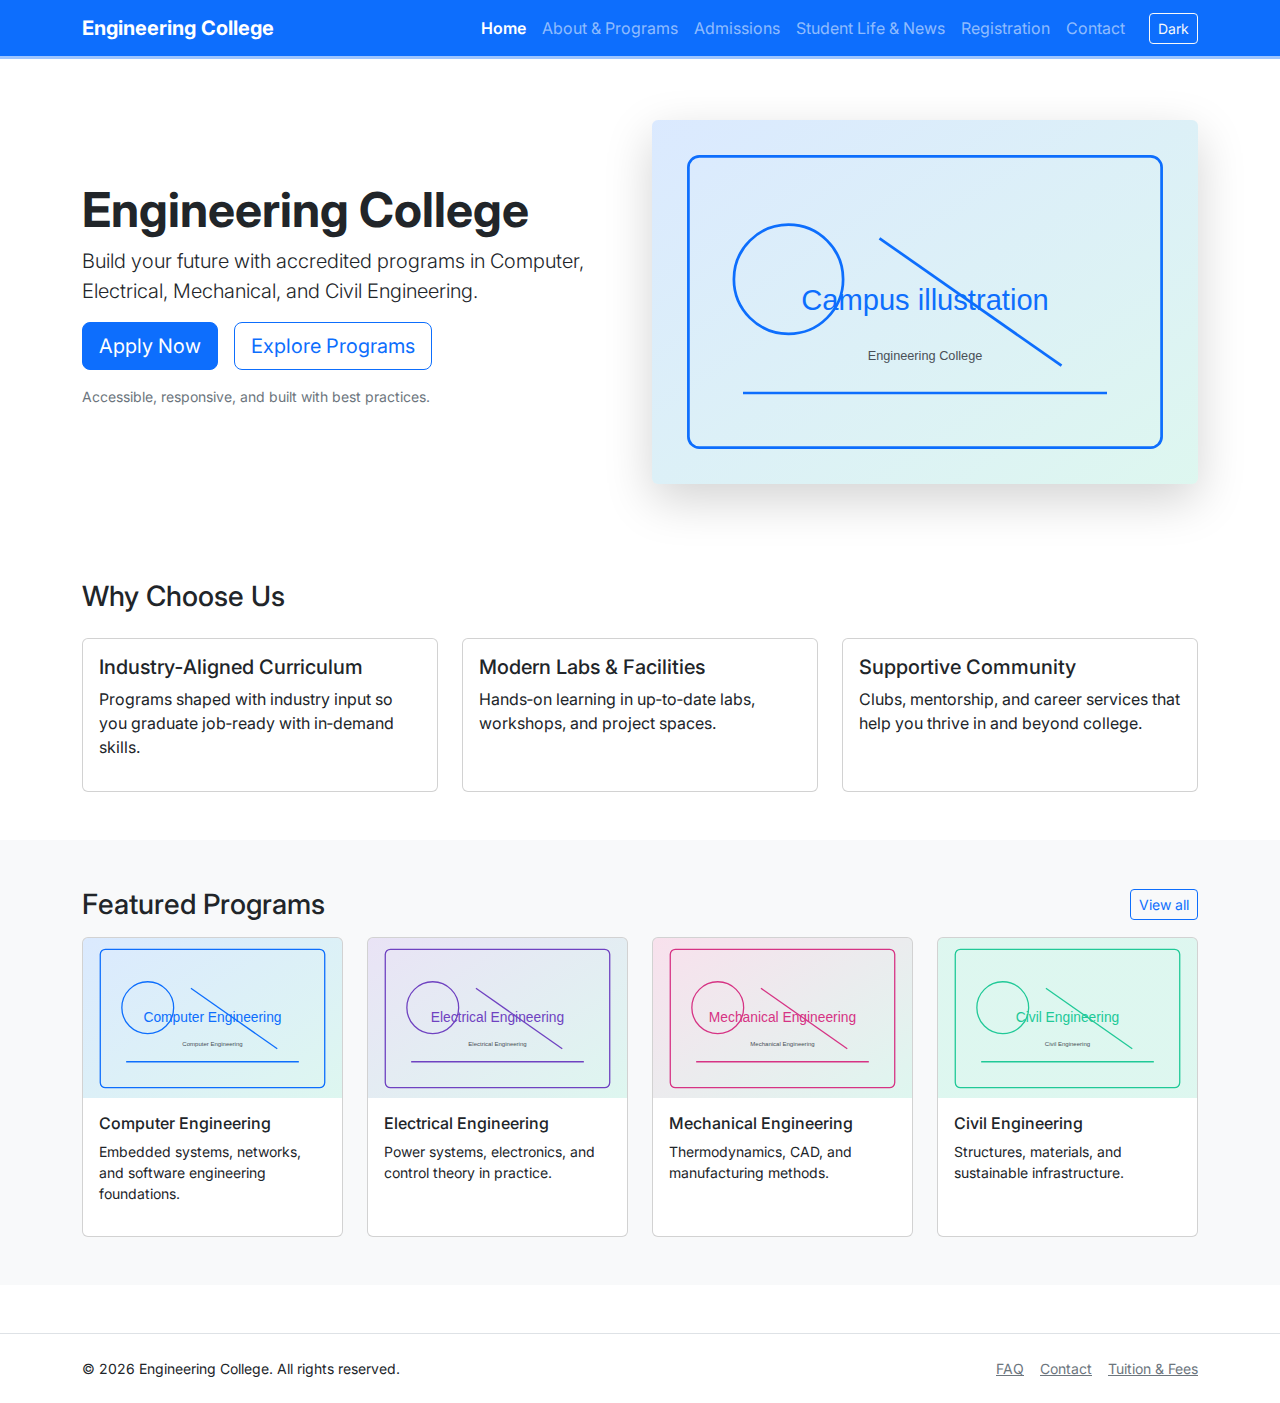
<file: index.html>
<!doctype html>
<html lang="en" data-bs-theme="light">
  <head>
    <meta charset="utf-8">
    <meta name="viewport" content="width=device-width, initial-scale=1">
    <meta name="description" content="Engineering College — official brochure website. Programs, admissions, student life, and contact information.">
    <title>Engineering College</title>
    <link href="https://cdn.jsdelivr.net/npm/bootstrap@5.3.3/dist/css/bootstrap.min.css" rel="stylesheet">
    <link href="assets/css/styles.css" rel="stylesheet">
    <link rel="preconnect" href="https://fonts.googleapis.com">
    <link rel="preconnect" href="https://fonts.gstatic.com" crossorigin>
    <link href="https://fonts.googleapis.com/css2?family=Inter:wght@400;600;700&display=swap" rel="stylesheet">
  </head>
  <body>
    <a class="visually-hidden-focusable skip-link" href="#main">Skip to main content</a>
<nav id="topNav" class="navbar navbar-expand-lg navbar-dark bg-primary fixed-top border-bottom border-3 border-primary-subtle">
  <div class="container">
    <a class="navbar-brand fw-bold" href="index.html">Engineering College</a>
    <button class="navbar-toggler" type="button" data-bs-toggle="collapse" data-bs-target="#navContent" aria-controls="navContent" aria-expanded="false" aria-label="Toggle navigation">
      <span class="navbar-toggler-icon"></span>
    </button>
    <div class="collapse navbar-collapse" id="navContent">
      <ul class="navbar-nav ms-auto mb-2 mb-lg-0">
        <li class="nav-item"><a class="nav-link" href="index.html">Home</a></li>
        <li class="nav-item"><a class="nav-link" href="about-programs.html">About & Programs</a></li>
        <li class="nav-item"><a class="nav-link" href="admissions.html">Admissions</a></li>
        <li class="nav-item"><a class="nav-link" href="student-life.html">Student Life & News</a></li>
        <li class="nav-item"><a class="nav-link" href="register.html">Registration</a></li>
        <li class="nav-item"><a class="nav-link" href="contact.html">Contact</a></li>
      </ul>
      <div class="d-flex ms-lg-3">
        <button id="themeToggle" class="btn btn-outline-light btn-sm" type="button" aria-pressed="false" aria-label="Toggle dark mode">Theme</button>
      </div>
    </div>
  </div>
</nav>
<div class="spacer-nav"></div>
    <main id="main">
      <section class="hero py-5 py-lg-6 bg-gradient">
        <div class="container">
          <div class="row align-items-center g-4">
            <div class="col-lg-6">
              <h1 class="display-5 fw-bold">Engineering College</h1>
              <p class="lead">Build your future with accredited programs in Computer, Electrical, Mechanical, and Civil Engineering.</p>
              <div class="d-flex gap-3">
                <a class="btn btn-primary btn-lg" href="register.html">Apply Now</a>
                <a class="btn btn-outline-primary btn-lg" href="about-programs.html">Explore Programs</a>
              </div>
              <p class="mt-3 text-secondary small">Accessible, responsive, and built with best practices.</p>
            </div>
            <div class="col-lg-6">
              <img class="img-fluid rounded shadow-lg" src="assets/img/hero-campus.svg" alt="Illustration of an engineering campus">
            </div>
          </div>
        </div>
      </section>

      <section class="py-5">
        <div class="container">
          <h2 class="h3 mb-4">Why Choose Us</h2>
          <div class="row g-4 row-cols-1 row-cols-md-3">
            <div class="col">
              <div class="card h-100">
                <div class="card-body">
                  <h3 class="h5">Industry‑Aligned Curriculum</h3>
                  <p>Programs shaped with industry input so you graduate job‑ready with in‑demand skills.</p>
                </div>
              </div>
            </div>
            <div class="col">
              <div class="card h-100">
                <div class="card-body">
                  <h3 class="h5">Modern Labs & Facilities</h3>
                  <p>Hands‑on learning in up‑to‑date labs, workshops, and project spaces.</p>
                </div>
              </div>
            </div>
            <div class="col">
              <div class="card h-100">
                <div class="card-body">
                  <h3 class="h5">Supportive Community</h3>
                  <p>Clubs, mentorship, and career services that help you thrive in and beyond college.</p>
                </div>
              </div>
            </div>
          </div>
        </div>
      </section>

      <section class="py-5 bg-body-tertiary">
        <div class="container">
          <div class="d-flex justify-content-between align-items-center mb-3">
            <h2 class="h3 mb-0">Featured Programs</h2>
            <a class="btn btn-outline-primary btn-sm" href="about-programs.html">View all</a>
          </div>
          <div class="row g-4 row-cols-1 row-cols-md-2 row-cols-lg-4">
            <div class="col">
              <div class="card h-100">
                <img class="card-img-top" src="assets/img/program-cs.svg" alt="Computer Engineering illustration">
                <div class="card-body">
                  <h3 class="h6">Computer Engineering</h3>
                  <p class="small">Embedded systems, networks, and software engineering foundations.</p>
                </div>
              </div>
            </div>
            <div class="col">
              <div class="card h-100">
                <img class="card-img-top" src="assets/img/program-ee.svg" alt="Electrical Engineering illustration">
                <div class="card-body">
                  <h3 class="h6">Electrical Engineering</h3>
                  <p class="small">Power systems, electronics, and control theory in practice.</p>
                </div>
              </div>
            </div>
            <div class="col">
              <div class="card h-100">
                <img class="card-img-top" src="assets/img/program-me.svg" alt="Mechanical Engineering illustration">
                <div class="card-body">
                  <h3 class="h6">Mechanical Engineering</h3>
                  <p class="small">Thermodynamics, CAD, and manufacturing methods.</p>
                </div>
              </div>
            </div>
            <div class="col">
              <div class="card h-100">
                <img class="card-img-top" src="assets/img/program-ce.svg" alt="Civil Engineering illustration">
                <div class="card-body">
                  <h3 class="h6">Civil Engineering</h3>
                  <p class="small">Structures, materials, and sustainable infrastructure.</p>
                </div>
              </div>
            </div>
          </div>
        </div>
      </section>
    </main>
<button id="backToTop" class="btn btn-primary position-fixed" style="right:1rem;bottom:1rem;display:none;" aria-label="Back to top">↑</button>

    <footer class="border-top mt-5 py-4">
      <div class="container small d-flex flex-column flex-md-row justify-content-between gap-3">
        <div>&copy; <span id="year"></span> Engineering College. All rights reserved.</div>
        <div class="d-flex gap-3">
          <a class="link-secondary" href="about-programs.html#faq">FAQ</a>
          <a class="link-secondary" href="contact.html">Contact</a>
          <a class="link-secondary" href="admissions.html#tuition">Tuition & Fees</a>
        </div>
      </div>
    </footer>

    <script src="https://cdn.jsdelivr.net/npm/bootstrap@5.3.3/dist/js/bootstrap.bundle.min.js"></script>
    <script src="assets/js/main.js"></script>
    <script src="assets/js/interactions.js"></script>
    <script src="assets/js/forms.js"></script>
  
    
  </body>
</html>
</file>
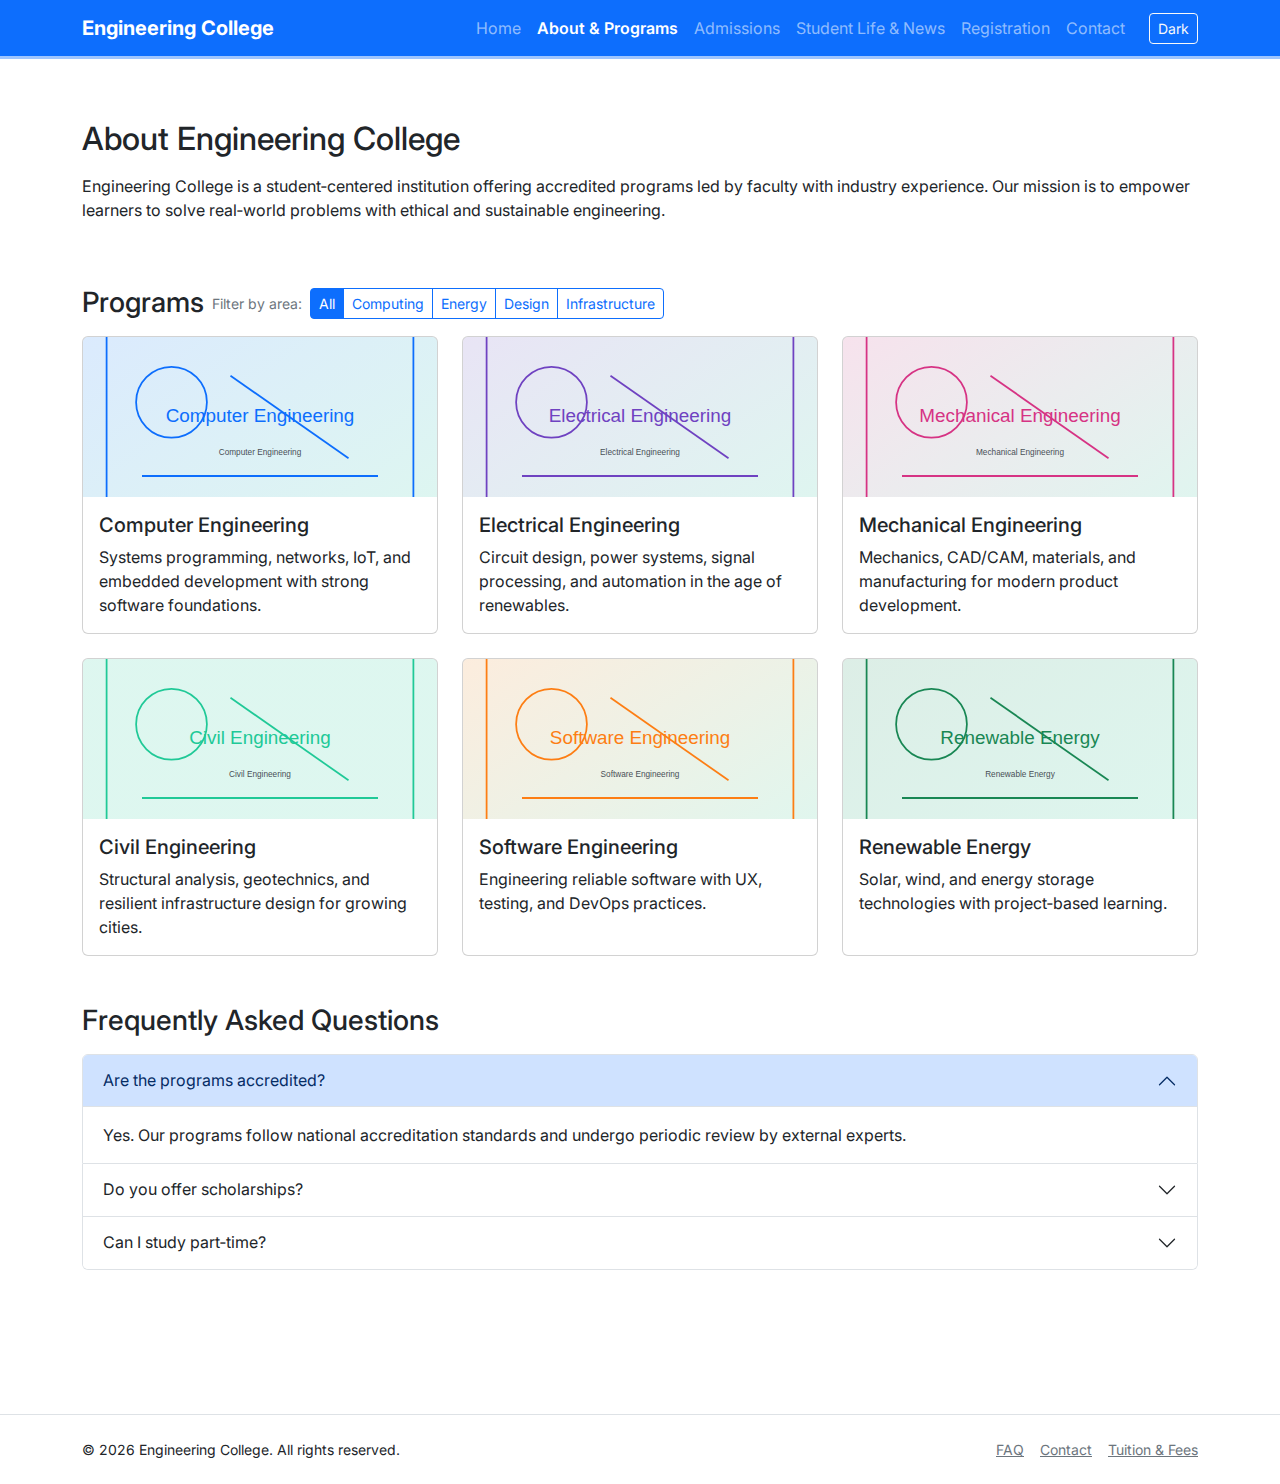
<file: about-programs.html>
<!doctype html>
<html lang="en" data-bs-theme="light">
  <head>
    <meta charset="utf-8">
    <meta name="viewport" content="width=device-width, initial-scale=1">
    <meta name="description" content="Engineering College — official brochure website. Programs, admissions, student life, and contact information.">
    <title>Engineering College</title>
    <link href="https://cdn.jsdelivr.net/npm/bootstrap@5.3.3/dist/css/bootstrap.min.css" rel="stylesheet">
    <link href="assets/css/styles.css" rel="stylesheet">
    <link rel="preconnect" href="https://fonts.googleapis.com">
    <link rel="preconnect" href="https://fonts.gstatic.com" crossorigin>
    <link href="https://fonts.googleapis.com/css2?family=Inter:wght@400;600;700&display=swap" rel="stylesheet">
  </head>
  <body>
    <a class="visually-hidden-focusable skip-link" href="#main">Skip to main content</a>
<nav id="topNav" class="navbar navbar-expand-lg navbar-dark bg-primary fixed-top border-bottom border-3 border-primary-subtle">
  <div class="container">
    <a class="navbar-brand fw-bold" href="index.html">Engineering College</a>
    <button class="navbar-toggler" type="button" data-bs-toggle="collapse" data-bs-target="#navContent" aria-controls="navContent" aria-expanded="false" aria-label="Toggle navigation">
      <span class="navbar-toggler-icon"></span>
    </button>
    <div class="collapse navbar-collapse" id="navContent">
      <ul class="navbar-nav ms-auto mb-2 mb-lg-0">
        <li class="nav-item"><a class="nav-link" href="index.html">Home</a></li>
        <li class="nav-item"><a class="nav-link" href="about-programs.html">About & Programs</a></li>
        <li class="nav-item"><a class="nav-link" href="admissions.html">Admissions</a></li>
        <li class="nav-item"><a class="nav-link" href="student-life.html">Student Life & News</a></li>
        <li class="nav-item"><a class="nav-link" href="register.html">Registration</a></li>
        <li class="nav-item"><a class="nav-link" href="contact.html">Contact</a></li>
      </ul>
      <div class="d-flex ms-lg-3">
        <button id="themeToggle" class="btn btn-outline-light btn-sm" type="button" aria-pressed="false" aria-label="Toggle dark mode">Theme</button>
      </div>
    </div>
  </div>
</nav>
<div class="spacer-nav"></div>
    <main id="main" class="pb-5">
      <section class="container py-5">
        <h1 class="h2 mb-3">About Engineering College</h1>
        <p>Engineering College is a student‑centered institution offering accredited programs led by faculty with industry experience. Our mission is to empower learners to solve real‑world problems with ethical and sustainable engineering.</p>
      </section>

      <section class="container pb-5">
        <div class="d-flex flex-wrap align-items-center gap-2 mb-3">
          <h2 class="h3 mb-0">Programs</h2>
          <span class="text-secondary small">Filter by area:</span>
          <div class="btn-group" role="group" aria-label="Program filters">
            <button class="btn btn-outline-primary btn-sm filter-btn active" data-filter="all">All</button>
            <button class="btn btn-outline-primary btn-sm filter-btn" data-filter="computing">Computing</button>
            <button class="btn btn-outline-primary btn-sm filter-btn" data-filter="energy">Energy</button>
            <button class="btn btn-outline-primary btn-sm filter-btn" data-filter="design">Design</button>
            <button class="btn btn-outline-primary btn-sm filter-btn" data-filter="infrastructure">Infrastructure</button>
          </div>
        </div>

        <div id="programGrid" class="row g-4 row-cols-1 row-cols-md-2 row-cols-lg-3">
          <article class="col program-card" data-category="computing">
            <div class="card h-100">
              <img src="assets/img/program-cs.svg" class="card-img-top" alt="Computer Engineering illustration">
              <div class="card-body">
                <h3 class="h5 card-title">Computer Engineering</h3>
                <p class="card-text">Systems programming, networks, IoT, and embedded development with strong software foundations.</p>
              </div>
            </div>
          </article>
          <article class="col program-card" data-category="energy">
            <div class="card h-100">
              <img src="assets/img/program-ee.svg" class="card-img-top" alt="Electrical Engineering illustration">
              <div class="card-body">
                <h3 class="h5 card-title">Electrical Engineering</h3>
                <p class="card-text">Circuit design, power systems, signal processing, and automation in the age of renewables.</p>
              </div>
            </div>
          </article>
          <article class="col program-card" data-category="design">
            <div class="card h-100">
              <img src="assets/img/program-me.svg" class="card-img-top" alt="Mechanical Engineering illustration">
              <div class="card-body">
                <h3 class="h5 card-title">Mechanical Engineering</h3>
                <p class="card-text">Mechanics, CAD/CAM, materials, and manufacturing for modern product development.</p>
              </div>
            </div>
          </article>
          <article class="col program-card" data-category="infrastructure">
            <div class="card h-100">
              <img src="assets/img/program-ce.svg" class="card-img-top" alt="Civil Engineering illustration">
              <div class="card-body">
                <h3 class="h5 card-title">Civil Engineering</h3>
                <p class="card-text">Structural analysis, geotechnics, and resilient infrastructure design for growing cities.</p>
              </div>
            </div>
          </article>
          <article class="col program-card" data-category="computing">
            <div class="card h-100">
              <img src="assets/img/program-se.svg" class="card-img-top" alt="Software Engineering illustration">
              <div class="card-body">
                <h3 class="h5 card-title">Software Engineering</h3>
                <p class="card-text">Engineering reliable software with UX, testing, and DevOps practices.</p>
              </div>
            </div>
          </article>
          <article class="col program-card" data-category="energy">
            <div class="card h-100">
              <img src="assets/img/program-renew.svg" class="card-img-top" alt="Renewable Energy illustration">
              <div class="card-body">
                <h3 class="h5 card-title">Renewable Energy</h3>
                <p class="card-text">Solar, wind, and energy storage technologies with project‑based learning.</p>
              </div>
            </div>
          </article>
        </div>
      </section>

      <section id="faq" class="container pb-5">
        <h2 class="h3 mb-3">Frequently Asked Questions</h2>
        <div class="accordion" id="faqAcc">
          <div class="accordion-item">
            <h3 class="accordion-header" id="q1">
              <button class="accordion-button" type="button" data-bs-toggle="collapse" data-bs-target="#a1" aria-expanded="true" aria-controls="a1">
                Are the programs accredited?
              </button>
            </h3>
            <div id="a1" class="accordion-collapse collapse show" aria-labelledby="q1" data-bs-parent="#faqAcc">
              <div class="accordion-body">Yes. Our programs follow national accreditation standards and undergo periodic review by external experts.</div>
            </div>
          </div>
          <div class="accordion-item">
            <h3 class="accordion-header" id="q2">
              <button class="accordion-button collapsed" type="button" data-bs-toggle="collapse" data-bs-target="#a2" aria-expanded="false" aria-controls="a2">
                Do you offer scholarships?
              </button>
            </h3>
            <div id="a2" class="accordion-collapse collapse" aria-labelledby="q2" data-bs-parent="#faqAcc">
              <div class="accordion-body">Merit‑ and need‑based scholarships are available. Check the Admissions page for details and deadlines.</div>
            </div>
          </div>
          <div class="accordion-item">
            <h3 class="accordion-header" id="q3">
              <button class="accordion-button collapsed" type="button" data-bs-toggle="collapse" data-bs-target="#a3" aria-expanded="false" aria-controls="a3">
                Can I study part‑time?
              </button>
            </h3>
            <div id="a3" class="accordion-collapse collapse" aria-labelledby="q3" data-bs-parent="#faqAcc">
              <div class="accordion-body">Yes. Several programs are available in part‑time and evening formats to suit working students.</div>
            </div>
          </div>
        </div>
      </section>
    </main>
<button id="backToTop" class="btn btn-primary position-fixed" style="right:1rem;bottom:1rem;display:none;" aria-label="Back to top">↑</button>

    <footer class="border-top mt-5 py-4">
      <div class="container small d-flex flex-column flex-md-row justify-content-between gap-3">
        <div>&copy; <span id="year"></span> Engineering College. All rights reserved.</div>
        <div class="d-flex gap-3">
          <a class="link-secondary" href="about-programs.html#faq">FAQ</a>
          <a class="link-secondary" href="contact.html">Contact</a>
          <a class="link-secondary" href="admissions.html#tuition">Tuition & Fees</a>
        </div>
      </div>
    </footer>

    <script src="https://cdn.jsdelivr.net/npm/bootstrap@5.3.3/dist/js/bootstrap.bundle.min.js"></script>
    <script src="assets/js/main.js"></script>
    <script src="assets/js/interactions.js"></script>
    <script src="assets/js/forms.js"></script>
  </body>
</html>
</file>
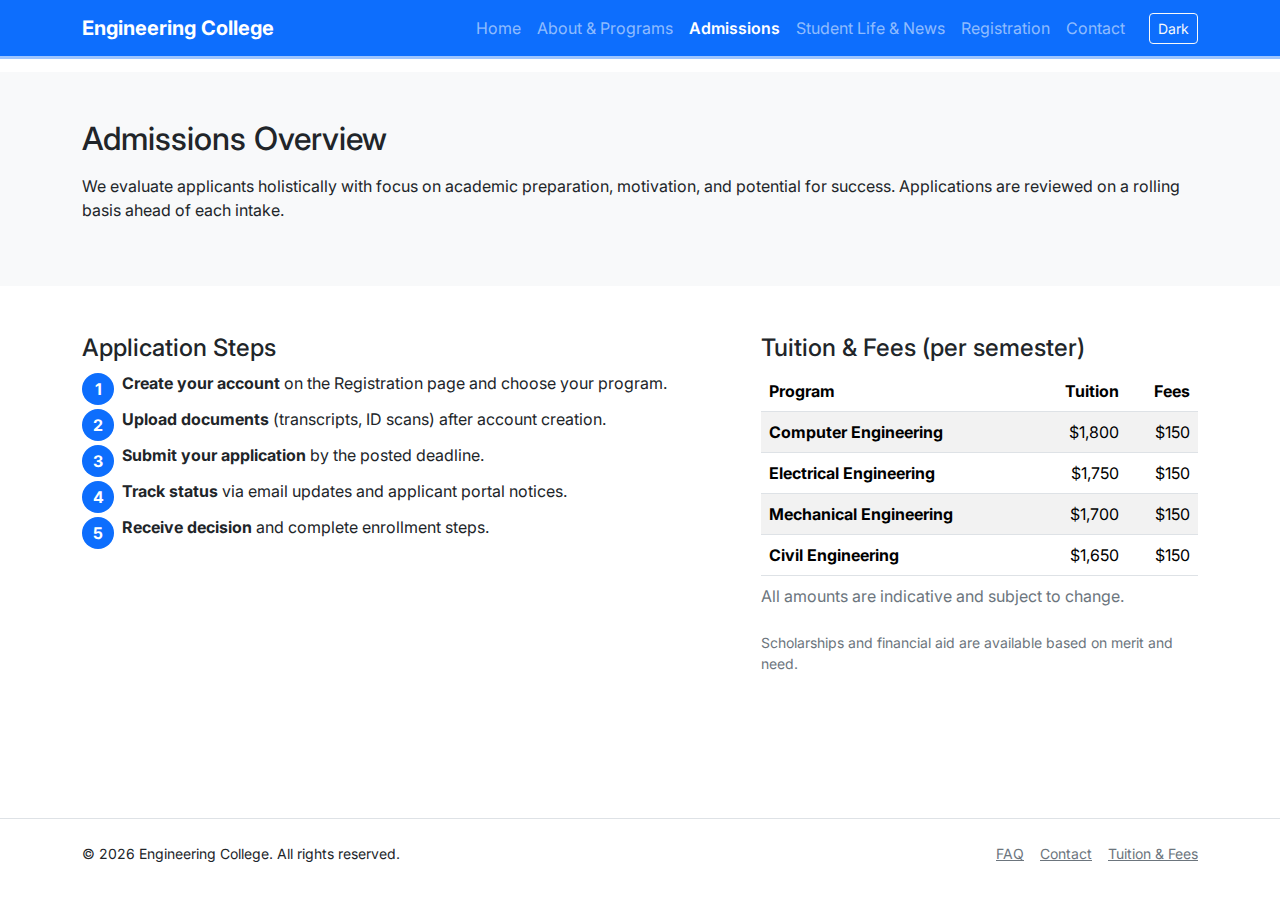
<file: admissions.html>
<!doctype html>
<html lang="en" data-bs-theme="light">
  <head>
    <meta charset="utf-8">
    <meta name="viewport" content="width=device-width, initial-scale=1">
    <meta name="description" content="Engineering College — official brochure website. Programs, admissions, student life, and contact information.">
    <title>Engineering College</title>
    <link href="https://cdn.jsdelivr.net/npm/bootstrap@5.3.3/dist/css/bootstrap.min.css" rel="stylesheet">
    <link href="assets/css/styles.css" rel="stylesheet">
    <link rel="preconnect" href="https://fonts.googleapis.com">
    <link rel="preconnect" href="https://fonts.gstatic.com" crossorigin>
    <link href="https://fonts.googleapis.com/css2?family=Inter:wght@400;600;700&display=swap" rel="stylesheet">
  </head>
  <body>
    <a class="visually-hidden-focusable skip-link" href="#main">Skip to main content</a>
<nav id="topNav" class="navbar navbar-expand-lg navbar-dark bg-primary fixed-top border-bottom border-3 border-primary-subtle">
  <div class="container">
    <a class="navbar-brand fw-bold" href="index.html">Engineering College</a>
    <button class="navbar-toggler" type="button" data-bs-toggle="collapse" data-bs-target="#navContent" aria-controls="navContent" aria-expanded="false" aria-label="Toggle navigation">
      <span class="navbar-toggler-icon"></span>
    </button>
    <div class="collapse navbar-collapse" id="navContent">
      <ul class="navbar-nav ms-auto mb-2 mb-lg-0">
        <li class="nav-item"><a class="nav-link" href="index.html">Home</a></li>
        <li class="nav-item"><a class="nav-link" href="about-programs.html">About & Programs</a></li>
        <li class="nav-item"><a class="nav-link" href="admissions.html">Admissions</a></li>
        <li class="nav-item"><a class="nav-link" href="student-life.html">Student Life & News</a></li>
        <li class="nav-item"><a class="nav-link" href="register.html">Registration</a></li>
        <li class="nav-item"><a class="nav-link" href="contact.html">Contact</a></li>
      </ul>
      <div class="d-flex ms-lg-3">
        <button id="themeToggle" class="btn btn-outline-light btn-sm" type="button" aria-pressed="false" aria-label="Toggle dark mode">Theme</button>
      </div>
    </div>
  </div>
</nav>
<div class="spacer-nav"></div>
    <main id="main" class="pb-5">
      <section class="py-5 bg-body-tertiary">
        <div class="container">
          <h1 class="h2 mb-3">Admissions Overview</h1>
          <p>We evaluate applicants holistically with focus on academic preparation, motivation, and potential for success. Applications are reviewed on a rolling basis ahead of each intake.</p>
        </div>
      </section>

      <section class="container py-5">
        <div class="row g-5">
          <div class="col-lg-7">
            <h2 class="h4">Application Steps</h2>
            <ol class="timeline">
              <li><strong>Create your account</strong> on the Registration page and choose your program.</li>
              <li><strong>Upload documents</strong> (transcripts, ID scans) after account creation.</li>
              <li><strong>Submit your application</strong> by the posted deadline.</li>
              <li><strong>Track status</strong> via email updates and applicant portal notices.</li>
              <li><strong>Receive decision</strong> and complete enrollment steps.</li>
            </ol>
          </div>
          <div class="col-lg-5" id="tuition">
            <h2 class="h4">Tuition & Fees (per semester)</h2>
            <div class="table-responsive">
              <table class="table table-striped align-middle">
                <caption class="text-secondary">All amounts are indicative and subject to change.</caption>
                <thead>
                  <tr>
                    <th scope="col">Program</th>
                    <th scope="col" class="text-end">Tuition</th>
                    <th scope="col" class="text-end">Fees</th>
                  </tr>
                </thead>
                <tbody>
                  <tr>
                    <th scope="row">Computer Engineering</th>
                    <td class="text-end">$1,800</td>
                    <td class="text-end">$150</td>
                  </tr>
                  <tr>
                    <th scope="row">Electrical Engineering</th>
                    <td class="text-end">$1,750</td>
                    <td class="text-end">$150</td>
                  </tr>
                  <tr>
                    <th scope="row">Mechanical Engineering</th>
                    <td class="text-end">$1,700</td>
                    <td class="text-end">$150</td>
                  </tr>
                  <tr>
                    <th scope="row">Civil Engineering</th>
                    <td class="text-end">$1,650</td>
                    <td class="text-end">$150</td>
                  </tr>
                </tbody>
              </table>
            </div>
            <p class="small text-secondary mb-0">Scholarships and financial aid are available based on merit and need.</p>
          </div>
        </div>
      </section>
    </main>
<button id="backToTop" class="btn btn-primary position-fixed" style="right:1rem;bottom:1rem;display:none;" aria-label="Back to top">↑</button>

    <footer class="border-top mt-5 py-4">
      <div class="container small d-flex flex-column flex-md-row justify-content-between gap-3">
        <div>&copy; <span id="year"></span> Engineering College. All rights reserved.</div>
        <div class="d-flex gap-3">
          <a class="link-secondary" href="about-programs.html#faq">FAQ</a>
          <a class="link-secondary" href="contact.html">Contact</a>
          <a class="link-secondary" href="admissions.html#tuition">Tuition & Fees</a>
        </div>
      </div>
    </footer>

    <script src="https://cdn.jsdelivr.net/npm/bootstrap@5.3.3/dist/js/bootstrap.bundle.min.js"></script>
    <script src="assets/js/main.js"></script>
    <script src="assets/js/interactions.js"></script>
    <script src="assets/js/forms.js"></script>
  </body>
</html>
</file>
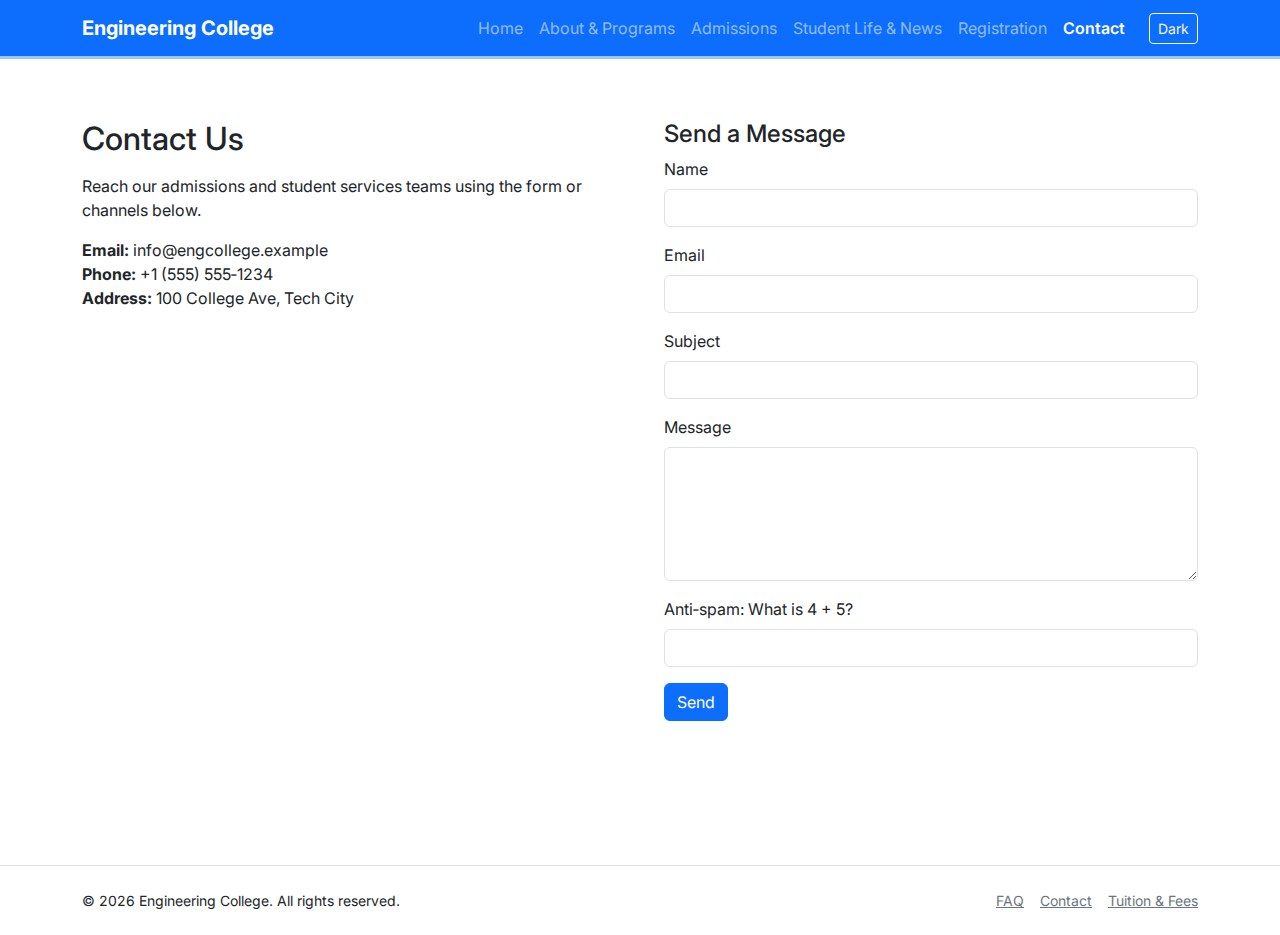
<file: contact.html>
<!doctype html>
<html lang="en" data-bs-theme="light">
  <head>
    <meta charset="utf-8">
    <meta name="viewport" content="width=device-width, initial-scale=1">
    <meta name="description" content="Engineering College — official brochure website. Programs, admissions, student life, and contact information.">
    <title>Engineering College</title>
    <link href="https://cdn.jsdelivr.net/npm/bootstrap@5.3.3/dist/css/bootstrap.min.css" rel="stylesheet">
    <link href="assets/css/styles.css" rel="stylesheet">
    <link rel="preconnect" href="https://fonts.googleapis.com">
    <link rel="preconnect" href="https://fonts.gstatic.com" crossorigin>
    <link href="https://fonts.googleapis.com/css2?family=Inter:wght@400;600;700&display=swap" rel="stylesheet">
  </head>
  <body>
    <a class="visually-hidden-focusable skip-link" href="#main">Skip to main content</a>
<nav id="topNav" class="navbar navbar-expand-lg navbar-dark bg-primary fixed-top border-bottom border-3 border-primary-subtle">
  <div class="container">
    <a class="navbar-brand fw-bold" href="index.html">Engineering College</a>
    <button class="navbar-toggler" type="button" data-bs-toggle="collapse" data-bs-target="#navContent" aria-controls="navContent" aria-expanded="false" aria-label="Toggle navigation">
      <span class="navbar-toggler-icon"></span>
    </button>
    <div class="collapse navbar-collapse" id="navContent">
      <ul class="navbar-nav ms-auto mb-2 mb-lg-0">
        <li class="nav-item"><a class="nav-link" href="index.html">Home</a></li>
        <li class="nav-item"><a class="nav-link" href="about-programs.html">About & Programs</a></li>
        <li class="nav-item"><a class="nav-link" href="admissions.html">Admissions</a></li>
        <li class="nav-item"><a class="nav-link" href="student-life.html">Student Life & News</a></li>
        <li class="nav-item"><a class="nav-link" href="register.html">Registration</a></li>
        <li class="nav-item"><a class="nav-link" href="contact.html">Contact</a></li>
      </ul>
      <div class="d-flex ms-lg-3">
        <button id="themeToggle" class="btn btn-outline-light btn-sm" type="button" aria-pressed="false" aria-label="Toggle dark mode">Theme</button>
      </div>
    </div>
  </div>
</nav>
<div class="spacer-nav"></div>
    <main id="main" class="pb-5">
      <section class="container py-5">
        <div class="row g-5">
          <div class="col-lg-6">
            <h1 class="h2 mb-3">Contact Us</h1>
            <p>Reach our admissions and student services teams using the form or channels below.</p>
            <ul class="list-unstyled">
              <li><strong>Email:</strong> info@engcollege.example</li>
              <li><strong>Phone:</strong> +1 (555) 555‑1234</li>
              <li><strong>Address:</strong> 100 College Ave, Tech City</li>
            </ul>
          </div>
          <div class="col-lg-6">
            <h2 class="h4">Send a Message</h2>
            <form id="contactForm" class="needs-validation" novalidate>
              <div class="mb-3">
                <label for="cName" class="form-label">Name</label>
                <input type="text" class="form-control" id="cName" name="name" required aria-describedby="cNameErr">
                <div id="cNameErr" class="invalid-feedback">Please enter your name.</div>
              </div>
              <div class="mb-3">
                <label for="cEmail" class="form-label">Email</label>
                <input type="email" class="form-control" id="cEmail" name="email" required aria-describedby="cEmailErr">
                <div id="cEmailErr" class="invalid-feedback">Enter a valid email address.</div>
              </div>
              <div class="mb-3">
                <label for="cSubject" class="form-label">Subject</label>
                <input type="text" class="form-control" id="cSubject" name="subject" required aria-describedby="cSubjectErr">
                <div id="cSubjectErr" class="invalid-feedback">Subject is required.</div>
              </div>
              <div class="mb-3">
                <label for="cMessage" class="form-label">Message</label>
                <textarea class="form-control" id="cMessage" name="message" rows="5" required aria-describedby="cMessageErr"></textarea>
                <div id="cMessageErr" class="invalid-feedback">Please write a message.</div>
              </div>

              <!-- Anti-spam: simple math challenge and honeypot -->
              <div class="mb-3">
                <label for="cChallenge" class="form-label">Anti‑spam: <span id="challengeText"></span></label>
                <input type="number" class="form-control" id="cChallenge" name="challenge" required aria-describedby="cChallengeErr">
                <div id="cChallengeErr" class="invalid-feedback">Please solve the challenge.</div>
              </div>
              <div class="visually-hidden" aria-hidden="true">
                <label for="cWebsite">Leave this field empty</label>
                <input type="text" id="cWebsite" name="website" tabindex="-1" autocomplete="off">
              </div>

              <div class="d-grid d-sm-flex gap-3 align-items-center">
                <button class="btn btn-primary" type="submit">Send</button>
                <div id="contactStatus" class="small" aria-live="polite"></div>
              </div>
            </form>
          </div>
        </div>
      </section>
    </main>
<button id="backToTop" class="btn btn-primary position-fixed" style="right:1rem;bottom:1rem;display:none;" aria-label="Back to top">↑</button>

    <footer class="border-top mt-5 py-4">
      <div class="container small d-flex flex-column flex-md-row justify-content-between gap-3">
        <div>&copy; <span id="year"></span> Engineering College. All rights reserved.</div>
        <div class="d-flex gap-3">
          <a class="link-secondary" href="about-programs.html#faq">FAQ</a>
          <a class="link-secondary" href="contact.html">Contact</a>
          <a class="link-secondary" href="admissions.html#tuition">Tuition & Fees</a>
        </div>
      </div>
    </footer>

    <script src="https://cdn.jsdelivr.net/npm/bootstrap@5.3.3/dist/js/bootstrap.bundle.min.js"></script>
    <script src="assets/js/main.js"></script>
    <script src="assets/js/interactions.js"></script>
    <script src="assets/js/forms.js"></script>
  </body>
</html>
</file>
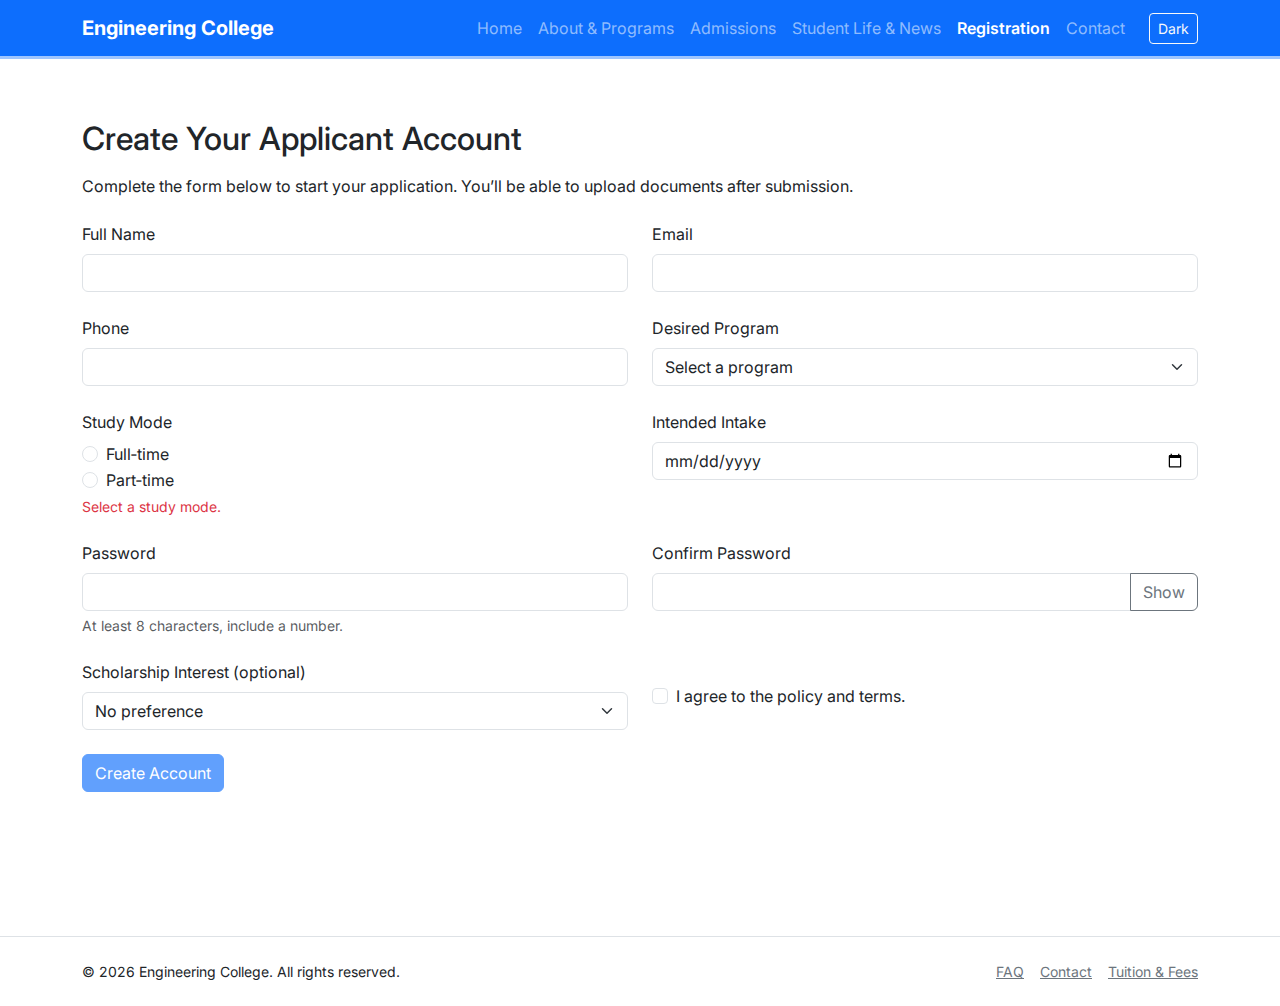
<file: register.html>
<!doctype html>
<html lang="en" data-bs-theme="light">
  <head>
    <meta charset="utf-8">
    <meta name="viewport" content="width=device-width, initial-scale=1">
    <meta name="description" content="Engineering College — official brochure website. Programs, admissions, student life, and contact information.">
    <title>Engineering College</title>
    <link href="https://cdn.jsdelivr.net/npm/bootstrap@5.3.3/dist/css/bootstrap.min.css" rel="stylesheet">
    <link href="assets/css/styles.css" rel="stylesheet">
    <link rel="preconnect" href="https://fonts.googleapis.com">
    <link rel="preconnect" href="https://fonts.gstatic.com" crossorigin>
    <link href="https://fonts.googleapis.com/css2?family=Inter:wght@400;600;700&display=swap" rel="stylesheet">
  </head>
  <body>
    <a class="visually-hidden-focusable skip-link" href="#main">Skip to main content</a>
<nav id="topNav" class="navbar navbar-expand-lg navbar-dark bg-primary fixed-top border-bottom border-3 border-primary-subtle">
  <div class="container">
    <a class="navbar-brand fw-bold" href="index.html">Engineering College</a>
    <button class="navbar-toggler" type="button" data-bs-toggle="collapse" data-bs-target="#navContent" aria-controls="navContent" aria-expanded="false" aria-label="Toggle navigation">
      <span class="navbar-toggler-icon"></span>
    </button>
    <div class="collapse navbar-collapse" id="navContent">
      <ul class="navbar-nav ms-auto mb-2 mb-lg-0">
        <li class="nav-item"><a class="nav-link" href="index.html">Home</a></li>
        <li class="nav-item"><a class="nav-link" href="about-programs.html">About & Programs</a></li>
        <li class="nav-item"><a class="nav-link" href="admissions.html">Admissions</a></li>
        <li class="nav-item"><a class="nav-link" href="student-life.html">Student Life & News</a></li>
        <li class="nav-item"><a class="nav-link" href="register.html">Registration</a></li>
        <li class="nav-item"><a class="nav-link" href="contact.html">Contact</a></li>
      </ul>
      <div class="d-flex ms-lg-3">
        <button id="themeToggle" class="btn btn-outline-light btn-sm" type="button" aria-pressed="false" aria-label="Toggle dark mode">Theme</button>
      </div>
    </div>
  </div>
</nav>
<div class="spacer-nav"></div>
    <main id="main" class="pb-5">
      <section class="container py-5">
        <h1 class="h2 mb-3">Create Your Applicant Account</h1>
        <p class="mb-4">Complete the form below to start your application. You’ll be able to upload documents after submission.</p>

        <form id="regForm" class="needs-validation" novalidate>
          <div class="row g-4">
            <div class="col-md-6">
              <label for="fullName" class="form-label">Full Name</label>
              <input type="text" class="form-control" id="fullName" name="fullName" required aria-describedby="nameErr">
              <div id="nameErr" class="invalid-feedback">Enter your full name.</div>
            </div>
            <div class="col-md-6">
              <label for="email" class="form-label">Email</label>
              <input type="email" class="form-control" id="email" name="email" required aria-describedby="emailErr">
              <div id="emailErr" class="invalid-feedback">Enter a valid email.</div>
            </div>
            <div class="col-md-6">
              <label for="phone" class="form-label">Phone</label>
              <input type="tel" class="form-control" id="phone" name="phone" pattern="^[+0-9 ()-]{7,}$" required aria-describedby="phoneErr">
              <div id="phoneErr" class="invalid-feedback">Enter a valid phone number.</div>
            </div>
            <div class="col-md-6">
              <label for="program" class="form-label">Desired Program</label>
              <select id="program" name="program" class="form-select" required aria-describedby="programErr">
                <option value="" selected disabled>Select a program</option>
                <option>Computer Engineering</option>
                <option>Electrical Engineering</option>
                <option>Mechanical Engineering</option>
                <option>Civil Engineering</option>
                <option>Software Engineering</option>
                <option>Renewable Energy</option>
              </select>
              <div id="programErr" class="invalid-feedback">Select a program.</div>
            </div>
            <div class="col-md-6">
              <fieldset>
                <legend class="form-label fs-6">Study Mode</legend>
                <div class="form-check">
                  <input class="form-check-input" type="radio" name="studyMode" id="modeFull" value="full-time" required>
                  <label class="form-check-label" for="modeFull">Full‑time</label>
                </div>
                <div class="form-check">
                  <input class="form-check-input" type="radio" name="studyMode" id="modePart" value="part-time" required>
                  <label class="form-check-label" for="modePart">Part‑time</label>
                </div>
                <div class="invalid-feedback d-block" id="modeErr" style="display:none;">Select a study mode.</div>
              </fieldset>
            </div>
            <div class="col-md-6">
              <label for="intake" class="form-label">Intended Intake</label>
              <input type="date" class="form-control" id="intake" name="intake" required aria-describedby="intakeErr">
              <div id="intakeErr" class="invalid-feedback">Choose an intake date.</div>
            </div>

            <div class="col-md-6">
              <label for="password" class="form-label">Password</label>
              <input type="password" class="form-control" id="password" name="password" minlength="8" required aria-describedby="pwHelp pwErr">
              <div id="pwHelp" class="form-text">At least 8 characters, include a number.</div>
              <div id="pwErr" class="invalid-feedback">Password must be at least 8 chars and include a number.</div>
            </div>
            <div class="col-md-6">
              <label for="confirmPassword" class="form-label">Confirm Password</label>
              <div class="input-group">
                <input type="password" class="form-control" id="confirmPassword" name="confirmPassword" required aria-describedby="cpwErr">
                <button class="btn btn-outline-secondary" type="button" id="togglePw">Show</button>
              </div>
              <div id="cpwErr" class="invalid-feedback">Passwords must match.</div>
            </div>

            <div class="col-md-6">
              <label for="optional" class="form-label">Scholarship Interest (optional)</label>
              <select id="optional" name="scholarship" class="form-select">
                <option value="">No preference</option>
                <option value="merit">Merit‑based</option>
                <option value="need">Need‑based</option>
                <option value="both">Both</option>
              </select>
            </div>
            <div class="col-md-6">
              <div class="form-check mt-4">
                <input class="form-check-input" type="checkbox" value="agree" id="agree" required aria-describedby="agreeErr">
                <label class="form-check-label" for="agree">I agree to the policy and terms.</label>
                <div id="agreeErr" class="invalid-feedback">You must accept the policy to continue.</div>
              </div>
            </div>

            <div class="col-12">
              <div class="d-grid d-sm-flex gap-3 align-items-center">
                <button id="regSubmit" class="btn btn-primary" type="submit" disabled>Create Account</button>
                <div id="regStatus" class="small" aria-live="polite"></div>
              </div>
            </div>
          </div>
        </form>
      </section>
    </main>
<button id="backToTop" class="btn btn-primary position-fixed" style="right:1rem;bottom:1rem;display:none;" aria-label="Back to top">↑</button>

    <footer class="border-top mt-5 py-4">
      <div class="container small d-flex flex-column flex-md-row justify-content-between gap-3">
        <div>&copy; <span id="year"></span> Engineering College. All rights reserved.</div>
        <div class="d-flex gap-3">
          <a class="link-secondary" href="about-programs.html#faq">FAQ</a>
          <a class="link-secondary" href="contact.html">Contact</a>
          <a class="link-secondary" href="admissions.html#tuition">Tuition & Fees</a>
        </div>
      </div>
    </footer>

    <script src="https://cdn.jsdelivr.net/npm/bootstrap@5.3.3/dist/js/bootstrap.bundle.min.js"></script>
    <script src="assets/js/main.js"></script>
    <script src="assets/js/interactions.js"></script>
    <script src="assets/js/forms.js"></script>
  </body>
</html>
</file>
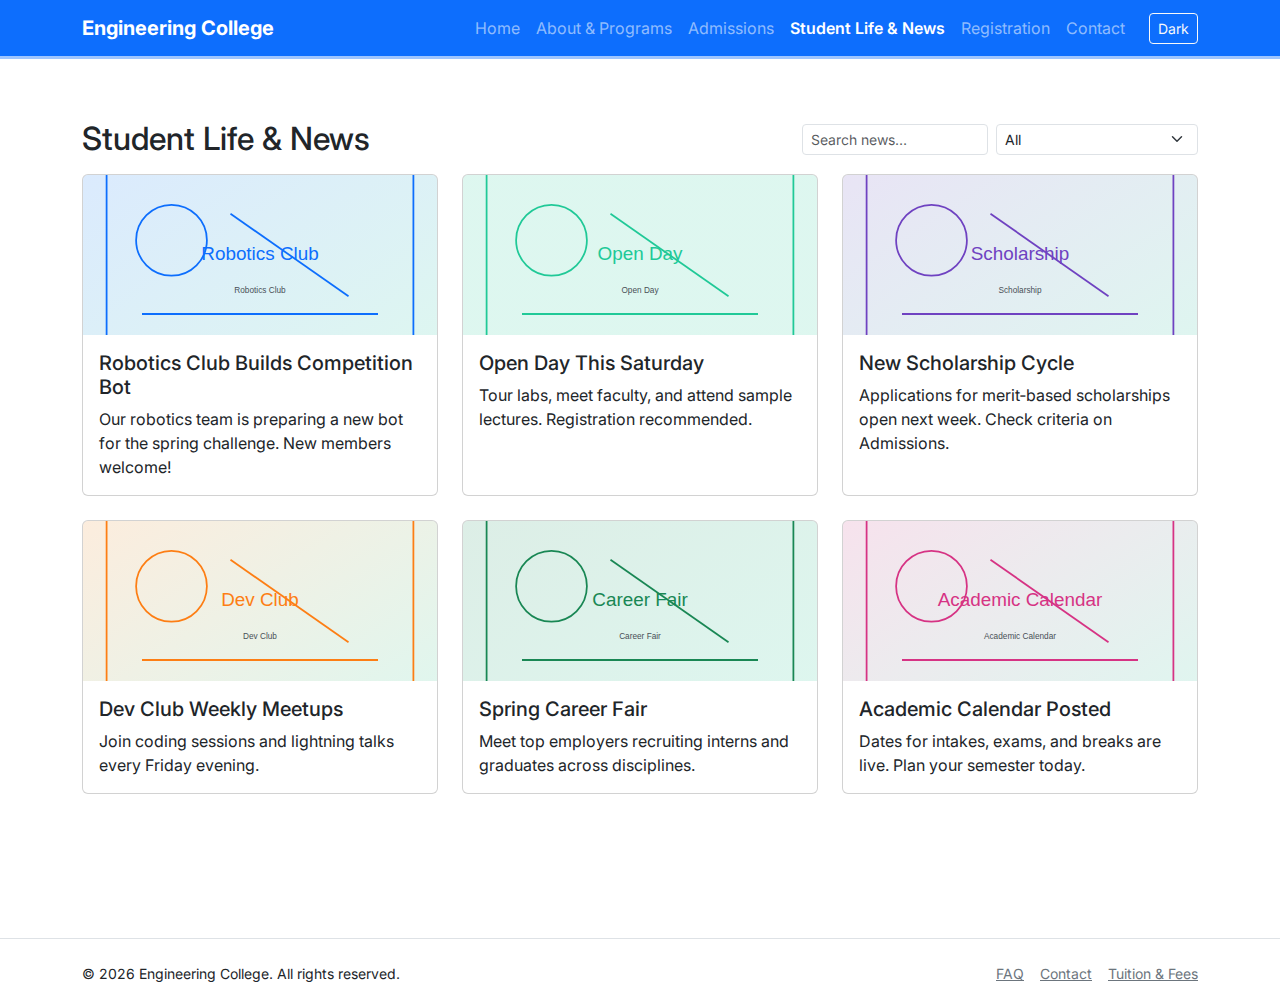
<file: student-life.html>
<!doctype html>
<html lang="en" data-bs-theme="light">
  <head>
    <meta charset="utf-8">
    <meta name="viewport" content="width=device-width, initial-scale=1">
    <meta name="description" content="Engineering College — official brochure website. Programs, admissions, student life, and contact information.">
    <title>Engineering College</title>
    <link href="https://cdn.jsdelivr.net/npm/bootstrap@5.3.3/dist/css/bootstrap.min.css" rel="stylesheet">
    <link href="assets/css/styles.css" rel="stylesheet">
    <link rel="preconnect" href="https://fonts.googleapis.com">
    <link rel="preconnect" href="https://fonts.gstatic.com" crossorigin>
    <link href="https://fonts.googleapis.com/css2?family=Inter:wght@400;600;700&display=swap" rel="stylesheet">
  </head>
  <body>
    <a class="visually-hidden-focusable skip-link" href="#main">Skip to main content</a>
<nav id="topNav" class="navbar navbar-expand-lg navbar-dark bg-primary fixed-top border-bottom border-3 border-primary-subtle">
  <div class="container">
    <a class="navbar-brand fw-bold" href="index.html">Engineering College</a>
    <button class="navbar-toggler" type="button" data-bs-toggle="collapse" data-bs-target="#navContent" aria-controls="navContent" aria-expanded="false" aria-label="Toggle navigation">
      <span class="navbar-toggler-icon"></span>
    </button>
    <div class="collapse navbar-collapse" id="navContent">
      <ul class="navbar-nav ms-auto mb-2 mb-lg-0">
        <li class="nav-item"><a class="nav-link" href="index.html">Home</a></li>
        <li class="nav-item"><a class="nav-link" href="about-programs.html">About & Programs</a></li>
        <li class="nav-item"><a class="nav-link" href="admissions.html">Admissions</a></li>
        <li class="nav-item"><a class="nav-link" href="student-life.html">Student Life & News</a></li>
        <li class="nav-item"><a class="nav-link" href="register.html">Registration</a></li>
        <li class="nav-item"><a class="nav-link" href="contact.html">Contact</a></li>
      </ul>
      <div class="d-flex ms-lg-3">
        <button id="themeToggle" class="btn btn-outline-light btn-sm" type="button" aria-pressed="false" aria-label="Toggle dark mode">Theme</button>
      </div>
    </div>
  </div>
</nav>
<div class="spacer-nav"></div>
    <main id="main" class="pb-5">
      <section class="container py-5">
        <div class="d-flex flex-wrap align-items-center gap-2 mb-3">
          <h1 class="h2 mb-0">Student Life & News</h1>
          <div class="ms-auto d-flex gap-2">
            <input id="newsSearch" class="form-control form-control-sm" type="search" placeholder="Search news…" aria-label="Search news">
            <select id="newsFilter" class="form-select form-select-sm" aria-label="Filter news by category">
              <option value="all" selected>All</option>
              <option value="clubs">Clubs</option>
              <option value="events">Events</option>
              <option value="announcements">Announcements</option>
            </select>
          </div>
        </div>
        <div id="newsGrid" class="row g-4 row-cols-1 row-cols-md-2 row-cols-lg-3">
          <article class="col news-card" data-category="clubs">
            <div class="card h-100">
              <img src="assets/img/news-robotics.svg" class="card-img-top" alt="Robotics club working on a robot">
              <div class="card-body">
                <h2 class="h5 card-title">Robotics Club Builds Competition Bot</h2>
                <p class="card-text">Our robotics team is preparing a new bot for the spring challenge. New members welcome!</p>
              </div>
            </div>
          </article>
          <article class="col news-card" data-category="events">
            <div class="card h-100">
              <img src="assets/img/news-open-day.svg" class="card-img-top" alt="Visitors at an open day event">
              <div class="card-body">
                <h2 class="h5 card-title">Open Day This Saturday</h2>
                <p class="card-text">Tour labs, meet faculty, and attend sample lectures. Registration recommended.</p>
              </div>
            </div>
          </article>
          <article class="col news-card" data-category="announcements">
            <div class="card h-100">
              <img src="assets/img/news-scholarship.svg" class="card-img-top" alt="Scholarship announcement poster">
              <div class="card-body">
                <h2 class="h5 card-title">New Scholarship Cycle</h2>
                <p class="card-text">Applications for merit‑based scholarships open next week. Check criteria on Admissions.</p>
              </div>
            </div>
          </article>
          <article class="col news-card" data-category="clubs">
            <div class="card h-100">
              <img src="assets/img/news-devclub.svg" class="card-img-top" alt="Students coding at Dev Club meetup">
              <div class="card-body">
                <h2 class="h5 card-title">Dev Club Weekly Meetups</h2>
                <p class="card-text">Join coding sessions and lightning talks every Friday evening.</p>
              </div>
            </div>
          </article>
          <article class="col news-card" data-category="events">
            <div class="card h-100">
              <img src="assets/img/news-career.svg" class="card-img-top" alt="Career fair with company booths">
              <div class="card-body">
                <h2 class="h5 card-title">Spring Career Fair</h2>
                <p class="card-text">Meet top employers recruiting interns and graduates across disciplines.</p>
              </div>
            </div>
          </article>
          <article class="col news-card" data-category="announcements">
            <div class="card h-100">
              <img src="assets/img/news-calendar.svg" class="card-img-top" alt="Academic calendar illustration">
              <div class="card-body">
                <h2 class="h5 card-title">Academic Calendar Posted</h2>
                <p class="card-text">Dates for intakes, exams, and breaks are live. Plan your semester today.</p>
              </div>
            </div>
          </article>
        </div>
      </section>
    </main>
<button id="backToTop" class="btn btn-primary position-fixed" style="right:1rem;bottom:1rem;display:none;" aria-label="Back to top">↑</button>

    <footer class="border-top mt-5 py-4">
      <div class="container small d-flex flex-column flex-md-row justify-content-between gap-3">
        <div>&copy; <span id="year"></span> Engineering College. All rights reserved.</div>
        <div class="d-flex gap-3">
          <a class="link-secondary" href="about-programs.html#faq">FAQ</a>
          <a class="link-secondary" href="contact.html">Contact</a>
          <a class="link-secondary" href="admissions.html#tuition">Tuition & Fees</a>
        </div>
      </div>
    </footer>

    <script src="https://cdn.jsdelivr.net/npm/bootstrap@5.3.3/dist/js/bootstrap.bundle.min.js"></script>
    <script src="assets/js/main.js"></script>
    <script src="assets/js/interactions.js"></script>
    <script src="assets/js/forms.js"></script>
  </body>
</html>
</file>
<file: assets/css/styles.css>
:root{
  --rhythm: 1rem;
}
*{scroll-margin-top: 6rem;}
body{font-family: 'Inter', system-ui, -apple-system, Segoe UI, Roboto, 'Helvetica Neue', Arial, 'Noto Sans', 'Apple Color Emoji', 'Segoe UI Emoji', 'Segoe UI Symbol', 'Noto Color Emoji';}
.skip-link{position:absolute;left:-9999px;top:auto;width:1px;height:1px;overflow:hidden;}
.skip-link:focus{position:static;width:auto;height:auto;margin:0.5rem;display:inline-block;background:#fff;padding:.5rem 1rem;border:2px solid var(--bs-primary);border-radius:.5rem;}
.spacer-nav{height:4.5rem;} /* offset for fixed nav */
.hero .lead{max-width: 48ch;}
.card-img-top{height: 160px; object-fit: cover;}

.timeline{counter-reset: step; list-style: none; padding-left: 0;}
.timeline li{position:relative;padding-left:2.5rem;margin-bottom:.75rem;}
.timeline li::before{
  counter-increment: step;
  content: counter(step);
  position:absolute;left:0;top:.1rem;
  width:2rem;height:2rem;border-radius:50%;
  display:grid;place-items:center;
  background: var(--bs-primary);color:#fff;font-weight:700;
}

.btn:focus, .form-control:focus, .form-select:focus, .form-check-input:focus, .navbar-toggler:focus{
  outline: 2px solid var(--bs-primary);
  outline-offset: 2px;
  box-shadow: none;
}

.bg-gradient{
  background: linear-gradient(135deg, rgba(13,110,253,.1), rgba(32,201,151,.1));
}

#backToTop{z-index: 1080;}

/* Dark mode tweaks */
[data-bs-theme="dark"] .bg-body-tertiary{
  background-color: rgba(255,255,255,.05) !important;
}
</file>
